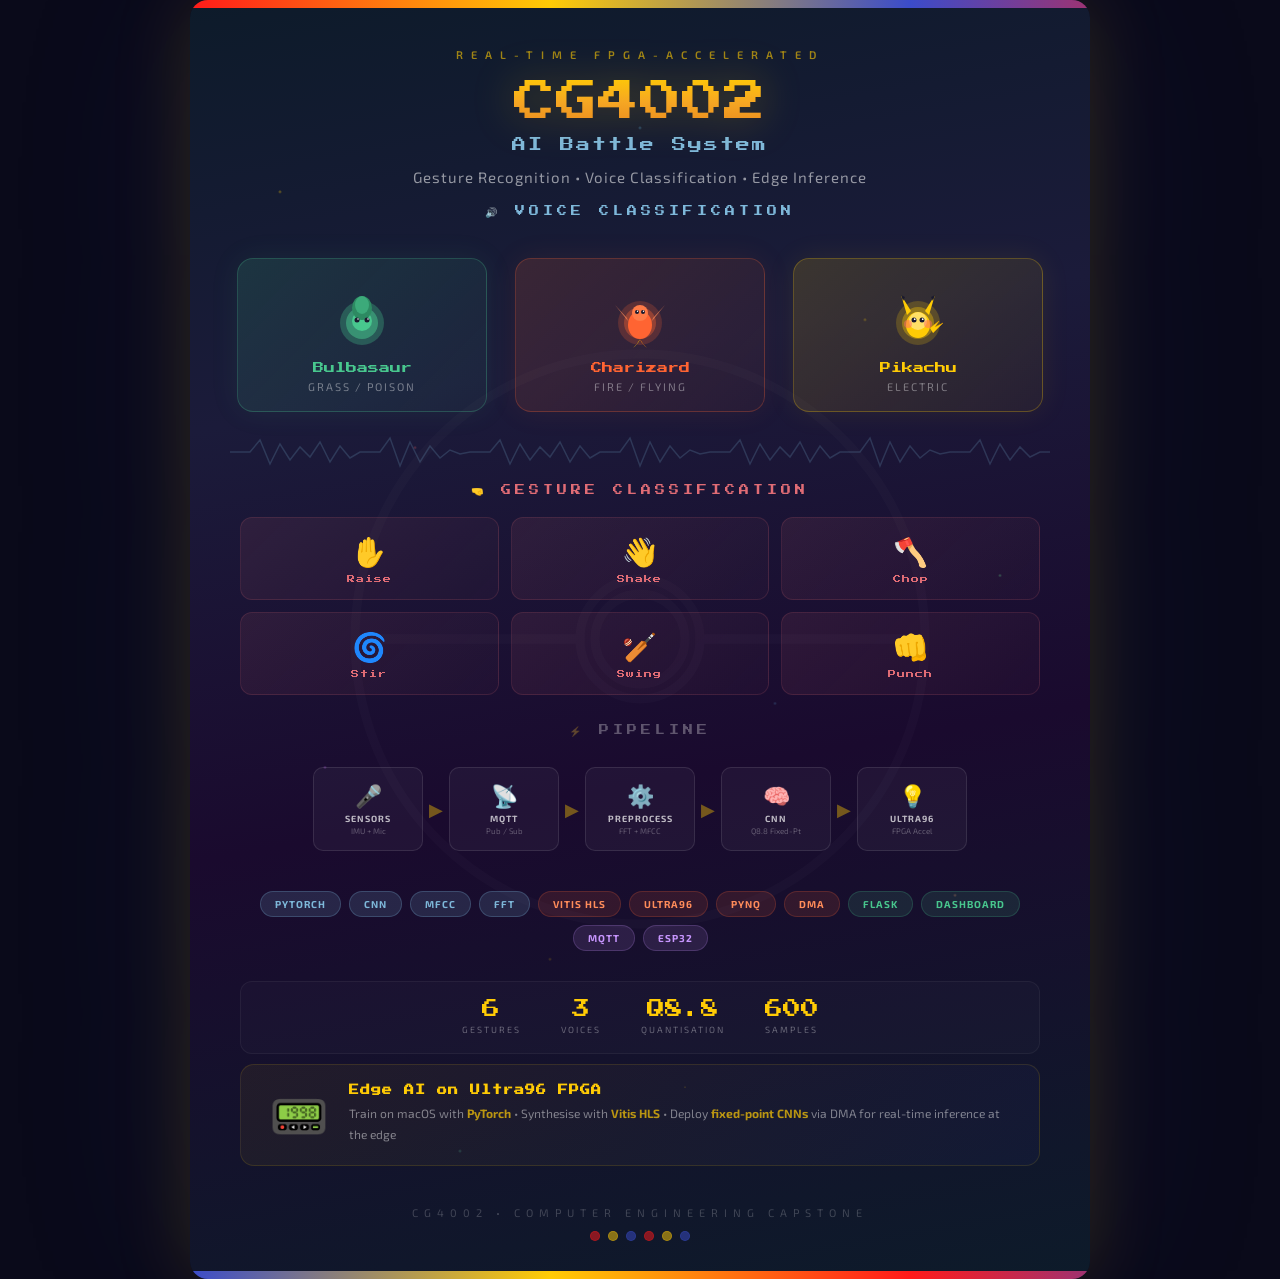
<file: poster.html>
<!DOCTYPE html>
<html lang="en">
<head>
<meta charset="UTF-8">
<meta name="viewport" content="width=device-width, initial-scale=1.0">
<title>CG4002-AI — Pokémon AI Battle System</title>
<style>
  @import url('https://fonts.googleapis.com/css2?family=Press+Start+2P&family=Exo+2:wght@400;600;700;900&display=swap');

  * { margin: 0; padding: 0; box-sizing: border-box; }

  body {
    background: #0a0a1a;
    min-height: 100vh;
    display: flex;
    align-items: center;
    justify-content: center;
    font-family: 'Exo 2', sans-serif;
    overflow: hidden;
  }

  .poster {
    width: 900px;
    min-height: 1270px;
    background: linear-gradient(170deg, #0d1b2a 0%, #1b1b3a 30%, #1a0a2e 60%, #0d1b2a 100%);
    position: relative;
    overflow: hidden;
    border-radius: 18px;
    box-shadow: 0 0 80px rgba(255, 203, 5, 0.15), 0 0 200px rgba(59, 76, 202, 0.1);
  }

  /* Animated background particles */
  .poster::before {
    content: '';
    position: absolute;
    top: 0; left: 0; right: 0; bottom: 0;
    background:
      radial-gradient(2px 2px at 10% 15%, rgba(255,203,5,0.4), transparent),
      radial-gradient(2px 2px at 25% 35%, rgba(255,100,100,0.3), transparent),
      radial-gradient(2px 2px at 50% 10%, rgba(100,200,255,0.3), transparent),
      radial-gradient(2px 2px at 75% 25%, rgba(255,203,5,0.3), transparent),
      radial-gradient(2px 2px at 90% 45%, rgba(100,255,150,0.3), transparent),
      radial-gradient(2px 2px at 15% 60%, rgba(200,100,255,0.3), transparent),
      radial-gradient(2px 2px at 40% 75%, rgba(255,203,5,0.2), transparent),
      radial-gradient(2px 2px at 65% 55%, rgba(100,200,255,0.2), transparent),
      radial-gradient(2px 2px at 85% 70%, rgba(255,150,100,0.3), transparent),
      radial-gradient(2px 2px at 30% 90%, rgba(100,255,200,0.2), transparent),
      radial-gradient(1px 1px at 55% 85%, rgba(255,203,5,0.3), transparent),
      radial-gradient(1px 1px at 20% 50%, rgba(150,150,255,0.3), transparent);
    animation: twinkle 4s ease-in-out infinite alternate;
    z-index: 0;
  }

  @keyframes twinkle {
    0% { opacity: 0.5; }
    100% { opacity: 1; }
  }

  .poster > * { position: relative; z-index: 1; }

  /* Top pokeball stripe */
  .top-bar {
    height: 8px;
    background: linear-gradient(90deg, #ff1a1a, #ffcb05, #3b4cca, #ff1a1a, #ffcb05, #3b4cca);
    background-size: 200% 100%;
    animation: shimmer 3s linear infinite;
  }

  @keyframes shimmer {
    0% { background-position: 0% 0; }
    100% { background-position: 200% 0; }
  }

  /* Header section */
  .header {
    text-align: center;
    padding: 40px 40px 10px;
  }

  .subtitle-top {
    font-size: 11px;
    letter-spacing: 8px;
    text-transform: uppercase;
    color: rgba(255,203,5,0.6);
    margin-bottom: 14px;
    font-weight: 600;
  }

  .title {
    font-family: 'Press Start 2P', monospace;
    font-size: 42px;
    background: linear-gradient(180deg, #ffcb05 0%, #f5a623 50%, #e8871e 100%);
    -webkit-background-clip: text;
    -webkit-text-fill-color: transparent;
    text-shadow: none;
    filter: drop-shadow(0 0 20px rgba(255,203,5,0.3));
    line-height: 1.3;
    margin-bottom: 6px;
  }

  .title-sub {
    font-family: 'Press Start 2P', monospace;
    font-size: 14px;
    color: #7eb8da;
    letter-spacing: 2px;
    margin-top: 8px;
  }

  .tagline {
    font-size: 15px;
    color: rgba(255,255,255,0.55);
    margin-top: 16px;
    font-weight: 400;
    letter-spacing: 1px;
  }

  /* Pokemon showcase */
  .pokemon-section {
    display: flex;
    justify-content: center;
    gap: 28px;
    padding: 30px 40px 20px;
  }

  .pokemon-card {
    flex: 1;
    max-width: 250px;
    border-radius: 16px;
    padding: 24px 16px 18px;
    text-align: center;
    position: relative;
    overflow: hidden;
    transition: transform 0.3s;
  }

  .pokemon-card:hover { transform: translateY(-4px); }

  .pokemon-card.bulbasaur {
    background: linear-gradient(135deg, rgba(72,199,142,0.15), rgba(72,199,142,0.05));
    border: 1px solid rgba(72,199,142,0.25);
    box-shadow: 0 0 30px rgba(72,199,142,0.08);
  }
  .pokemon-card.charizard {
    background: linear-gradient(135deg, rgba(255,100,50,0.15), rgba(255,100,50,0.05));
    border: 1px solid rgba(255,100,50,0.25);
    box-shadow: 0 0 30px rgba(255,100,50,0.08);
  }
  .pokemon-card.pikachu {
    background: linear-gradient(135deg, rgba(255,203,5,0.15), rgba(255,203,5,0.05));
    border: 1px solid rgba(255,203,5,0.25);
    box-shadow: 0 0 30px rgba(255,203,5,0.08);
  }

  .pokemon-emoji {
    font-size: 64px;
    margin-bottom: 10px;
    display: block;
  }

  .pokemon-name {
    font-family: 'Press Start 2P', monospace;
    font-size: 11px;
    margin-bottom: 6px;
  }
  .bulbasaur .pokemon-name { color: #48c78e; }
  .charizard .pokemon-name { color: #ff6432; }
  .pikachu .pokemon-name { color: #ffcb05; }

  .pokemon-type {
    font-size: 11px;
    color: rgba(255,255,255,0.4);
    letter-spacing: 2px;
    text-transform: uppercase;
  }

  /* Voice waveform SVG */
  .wave-divider {
    padding: 0 40px;
    text-align: center;
  }

  .wave-divider svg {
    width: 100%;
    height: 40px;
    opacity: 0.5;
  }

  /* Section label */
  .section-label {
    font-family: 'Press Start 2P', monospace;
    font-size: 10px;
    letter-spacing: 4px;
    text-transform: uppercase;
    text-align: center;
    padding: 10px 0;
  }

  .section-label.voice { color: #7eb8da; }
  .section-label.gesture { color: #e06c75; }

  /* Gesture grid */
  .gesture-section {
    padding: 10px 50px 20px;
  }

  .gesture-grid {
    display: grid;
    grid-template-columns: repeat(3, 1fr);
    gap: 12px;
  }

  .gesture-item {
    background: linear-gradient(135deg, rgba(224,108,117,0.1), rgba(224,108,117,0.03));
    border: 1px solid rgba(224,108,117,0.15);
    border-radius: 12px;
    padding: 16px 10px;
    text-align: center;
    transition: all 0.3s;
  }

  .gesture-item:hover {
    border-color: rgba(224,108,117,0.4);
    box-shadow: 0 0 20px rgba(224,108,117,0.1);
  }

  .gesture-icon {
    font-size: 28px;
    margin-bottom: 6px;
  }

  .gesture-name {
    font-family: 'Press Start 2P', monospace;
    font-size: 8px;
    color: #e06c75;
    letter-spacing: 1px;
  }

  /* Architecture section */
  .arch-section {
    padding: 20px 50px;
  }

  .arch-flow {
    display: flex;
    align-items: center;
    justify-content: center;
    gap: 6px;
    flex-wrap: wrap;
  }

  .arch-node {
    background: rgba(255,255,255,0.04);
    border: 1px solid rgba(255,255,255,0.1);
    border-radius: 10px;
    padding: 14px 16px;
    text-align: center;
    min-width: 110px;
    transition: all 0.3s;
  }

  .arch-node:hover {
    border-color: rgba(255,203,5,0.3);
    box-shadow: 0 0 15px rgba(255,203,5,0.05);
  }

  .arch-node .icon { font-size: 22px; margin-bottom: 4px; }
  .arch-node .label {
    font-size: 9px;
    font-weight: 700;
    color: rgba(255,255,255,0.7);
    letter-spacing: 1px;
    text-transform: uppercase;
  }
  .arch-node .sublabel {
    font-size: 8px;
    color: rgba(255,255,255,0.3);
    margin-top: 2px;
  }

  .arch-arrow {
    font-size: 18px;
    color: rgba(255,203,5,0.4);
  }

  /* Tech badges */
  .tech-section {
    padding: 20px 50px;
    display: flex;
    flex-wrap: wrap;
    justify-content: center;
    gap: 8px;
  }

  .tech-badge {
    padding: 6px 14px;
    border-radius: 20px;
    font-size: 10px;
    font-weight: 700;
    letter-spacing: 1px;
    text-transform: uppercase;
  }

  .tech-badge.ml { background: rgba(126,184,218,0.15); color: #7eb8da; border: 1px solid rgba(126,184,218,0.25); }
  .tech-badge.hw { background: rgba(255,100,50,0.12); color: #ff8c5a; border: 1px solid rgba(255,100,50,0.2); }
  .tech-badge.web { background: rgba(72,199,142,0.12); color: #48c78e; border: 1px solid rgba(72,199,142,0.2); }
  .tech-badge.com { background: rgba(200,150,255,0.12); color: #c896ff; border: 1px solid rgba(200,150,255,0.2); }

  /* Stats bar */
  .stats-bar {
    display: flex;
    justify-content: center;
    gap: 40px;
    padding: 18px 50px;
    margin: 10px 50px;
    background: rgba(255,255,255,0.02);
    border-radius: 12px;
    border: 1px solid rgba(255,255,255,0.05);
  }

  .stat {
    text-align: center;
  }

  .stat-value {
    font-family: 'Press Start 2P', monospace;
    font-size: 18px;
    color: #ffcb05;
  }

  .stat-label {
    font-size: 9px;
    color: rgba(255,255,255,0.35);
    letter-spacing: 2px;
    text-transform: uppercase;
    margin-top: 6px;
  }

  /* FPGA highlight box */
  .fpga-box {
    margin: 10px 50px 20px;
    padding: 20px 28px;
    border-radius: 14px;
    background: linear-gradient(135deg, rgba(255,203,5,0.06), rgba(59,76,202,0.06));
    border: 1px solid rgba(255,203,5,0.12);
    display: flex;
    align-items: center;
    gap: 20px;
  }

  .fpga-box .chip-icon {
    font-size: 48px;
    flex-shrink: 0;
  }

  .fpga-box .fpga-text h3 {
    font-family: 'Press Start 2P', monospace;
    font-size: 10px;
    color: #ffcb05;
    margin-bottom: 8px;
    letter-spacing: 1px;
  }

  .fpga-box .fpga-text p {
    font-size: 12px;
    color: rgba(255,255,255,0.45);
    line-height: 1.7;
  }

  .fpga-box .fpga-text .highlight {
    color: rgba(255,203,5,0.7);
    font-weight: 700;
  }

  /* Bottom bar */
  .bottom-section {
    text-align: center;
    padding: 20px 40px 30px;
  }

  .bottom-section .course {
    font-size: 11px;
    letter-spacing: 6px;
    text-transform: uppercase;
    color: rgba(255,255,255,0.2);
    margin-bottom: 8px;
  }

  .bottom-section .pokeball-row {
    display: flex;
    justify-content: center;
    gap: 8px;
    margin-top: 12px;
  }

  .pokeball-dot {
    width: 10px;
    height: 10px;
    border-radius: 50%;
    border: 1.5px solid rgba(255,255,255,0.15);
  }
  .pokeball-dot.red { background: rgba(255,26,26,0.5); border-color: rgba(255,26,26,0.3); }
  .pokeball-dot.yellow { background: rgba(255,203,5,0.5); border-color: rgba(255,203,5,0.3); }
  .pokeball-dot.blue { background: rgba(59,76,202,0.5); border-color: rgba(59,76,202,0.3); }

  /* Bottom stripe */
  .bottom-bar {
    height: 8px;
    background: linear-gradient(90deg, #3b4cca, #ffcb05, #ff1a1a, #3b4cca, #ffcb05, #ff1a1a);
    background-size: 200% 100%;
    animation: shimmer 3s linear infinite;
  }

  /* Pokeball watermark */
  .pokeball-watermark {
    position: absolute;
    top: 50%;
    left: 50%;
    transform: translate(-50%, -50%);
    width: 600px;
    height: 600px;
    opacity: 0.015;
    z-index: 0;
  }
</style>
</head>
<body>
<div class="poster">

  <!-- Pokeball watermark -->
  <svg class="pokeball-watermark" viewBox="0 0 200 200">
    <circle cx="100" cy="100" r="95" fill="none" stroke="white" stroke-width="3"/>
    <path d="M5,100 H80 A20,20 0 0,1 120,100 H195" stroke="white" stroke-width="3" fill="none"/>
    <path d="M5,100 H80 A20,20 0 0,0 120,100 H195" stroke="white" stroke-width="3" fill="none"/>
    <circle cx="100" cy="100" r="15" fill="none" stroke="white" stroke-width="3"/>
  </svg>

  <div class="top-bar"></div>

  <!-- Header -->
  <div class="header">
    <div class="subtitle-top">Real-Time FPGA-Accelerated</div>
    <div class="title">CG4002</div>
    <div class="title-sub">AI Battle System</div>
    <div class="tagline">Gesture Recognition &bull; Voice Classification &bull; Edge Inference</div>
  </div>

  <!-- Voice Classification — Pokemon Cards -->
  <div class="section-label voice">&#x1F50A; Voice Classification</div>
  <div class="pokemon-section">
    <div class="pokemon-card bulbasaur">
      <svg width="70" height="70" viewBox="0 0 70 70" style="margin: 0 auto 10px; display: block;">
        <circle cx="35" cy="40" r="22" fill="#48c78e" opacity="0.3"/>
        <circle cx="35" cy="40" r="16" fill="#48c78e" opacity="0.5"/>
        <circle cx="35" cy="38" r="10" fill="#48c78e"/>
        <!-- bulb -->
        <ellipse cx="35" cy="25" rx="10" ry="12" fill="#2d8a62"/>
        <ellipse cx="35" cy="22" rx="7" ry="9" fill="#3caa7a"/>
        <!-- eyes -->
        <circle cx="30" cy="37" r="2.5" fill="#1a1a2e"/>
        <circle cx="40" cy="37" r="2.5" fill="#1a1a2e"/>
        <circle cx="31" cy="36" r="0.8" fill="white"/>
        <circle cx="41" cy="36" r="0.8" fill="white"/>
      </svg>
      <div class="pokemon-name">Bulbasaur</div>
      <div class="pokemon-type">Grass / Poison</div>
    </div>
    <div class="pokemon-card charizard">
      <svg width="70" height="70" viewBox="0 0 70 70" style="margin: 0 auto 10px; display: block;">
        <circle cx="35" cy="40" r="22" fill="#ff6432" opacity="0.2"/>
        <circle cx="35" cy="40" r="16" fill="#ff6432" opacity="0.35"/>
        <!-- body -->
        <ellipse cx="35" cy="42" rx="12" ry="14" fill="#ff6432"/>
        <!-- wings -->
        <path d="M23,38 L10,22 L22,35" fill="#ff8c5a" opacity="0.7"/>
        <path d="M47,38 L60,22 L48,35" fill="#ff8c5a" opacity="0.7"/>
        <!-- head -->
        <circle cx="35" cy="30" r="8" fill="#ff7b47"/>
        <!-- flame tail -->
        <path d="M35,56 Q32,62 28,65 Q34,60 35,56" fill="#ffcb05"/>
        <path d="M35,56 Q38,62 42,65 Q36,60 35,56" fill="#ff8c00"/>
        <!-- eyes -->
        <circle cx="32" cy="29" r="2" fill="#1a1a2e"/>
        <circle cx="38" cy="29" r="2" fill="#1a1a2e"/>
        <circle cx="32.5" cy="28.3" r="0.7" fill="white"/>
        <circle cx="38.5" cy="28.3" r="0.7" fill="white"/>
      </svg>
      <div class="pokemon-name">Charizard</div>
      <div class="pokemon-type">Fire / Flying</div>
    </div>
    <div class="pokemon-card pikachu">
      <svg width="70" height="70" viewBox="0 0 70 70" style="margin: 0 auto 10px; display: block;">
        <circle cx="35" cy="40" r="22" fill="#ffcb05" opacity="0.2"/>
        <circle cx="35" cy="40" r="16" fill="#ffcb05" opacity="0.35"/>
        <!-- body -->
        <ellipse cx="35" cy="42" rx="12" ry="13" fill="#ffcb05"/>
        <!-- ears -->
        <path d="M24,32 L18,12 L28,28" fill="#ffcb05"/>
        <path d="M46,32 L52,12 L42,28" fill="#ffcb05"/>
        <path d="M18,12 L20,18 L22,14" fill="#1a1a2e"/>
        <path d="M52,12 L50,18 L48,14" fill="#1a1a2e"/>
        <!-- face -->
        <circle cx="35" cy="38" r="9" fill="#ffe066"/>
        <!-- cheeks -->
        <circle cx="25" cy="41" r="4" fill="#ff6b6b" opacity="0.5"/>
        <circle cx="45" cy="41" r="4" fill="#ff6b6b" opacity="0.5"/>
        <!-- eyes -->
        <circle cx="31" cy="37" r="2.5" fill="#1a1a2e"/>
        <circle cx="39" cy="37" r="2.5" fill="#1a1a2e"/>
        <circle cx="31.7" cy="36.2" r="0.9" fill="white"/>
        <circle cx="39.7" cy="36.2" r="0.9" fill="white"/>
        <!-- lightning tail -->
        <path d="M47,45 L56,38 L52,44 L60,40 L50,50" fill="#ffcb05" stroke="#e8a000" stroke-width="0.5"/>
      </svg>
      <div class="pokemon-name">Pikachu</div>
      <div class="pokemon-type">Electric</div>
    </div>
  </div>

  <!-- Audio waveform divider -->
  <div class="wave-divider">
    <svg viewBox="0 0 820 40">
      <g stroke="#7eb8da" stroke-width="1.5" fill="none" opacity="0.4">
        <polyline points="0,20 20,20 30,8 40,32 50,12 60,28 70,15 80,25 90,10 100,30 110,14 120,26 130,20 150,20 160,6 170,34 180,10 190,30 200,14 210,26 220,18 230,22 240,20 260,20 270,8 280,32 290,12 300,28 310,15 320,25 330,10 340,30 350,14 360,26 370,20 390,20 400,6 410,34 420,10 430,30 440,14 450,26 460,18 470,22 480,20 500,20 510,8 520,32 530,12 540,28 550,15 560,25 570,10 580,30 590,14 600,26 610,20 630,20 640,6 650,34 660,10 670,30 680,14 690,26 700,18 710,22 720,20 740,20 750,8 760,32 770,12 780,28 790,15 800,25 810,20 820,20"/>
      </g>
    </svg>
  </div>

  <!-- Gesture Classification -->
  <div class="section-label gesture">&#x1F91C; Gesture Classification</div>
  <div class="gesture-section">
    <div class="gesture-grid">
      <div class="gesture-item">
        <div class="gesture-icon">&#x270B;</div>
        <div class="gesture-name">Raise</div>
      </div>
      <div class="gesture-item">
        <div class="gesture-icon">&#x1F44B;</div>
        <div class="gesture-name">Shake</div>
      </div>
      <div class="gesture-item">
        <div class="gesture-icon">&#x1FA93;</div>
        <div class="gesture-name">Chop</div>
      </div>
      <div class="gesture-item">
        <div class="gesture-icon">&#x1F300;</div>
        <div class="gesture-name">Stir</div>
      </div>
      <div class="gesture-item">
        <div class="gesture-icon">&#x1F3CF;</div>
        <div class="gesture-name">Swing</div>
      </div>
      <div class="gesture-item">
        <div class="gesture-icon">&#x1F44A;</div>
        <div class="gesture-name">Punch</div>
      </div>
    </div>
  </div>

  <!-- Architecture pipeline -->
  <div class="section-label" style="color: rgba(255,255,255,0.3);">&#x26A1; Pipeline</div>
  <div class="arch-section">
    <div class="arch-flow">
      <div class="arch-node">
        <div class="icon">&#x1F3A4;</div>
        <div class="label">Sensors</div>
        <div class="sublabel">IMU + Mic</div>
      </div>
      <div class="arch-arrow">&#x25B6;</div>
      <div class="arch-node">
        <div class="icon">&#x1F4E1;</div>
        <div class="label">MQTT</div>
        <div class="sublabel">Pub / Sub</div>
      </div>
      <div class="arch-arrow">&#x25B6;</div>
      <div class="arch-node">
        <div class="icon">&#x2699;&#xFE0F;</div>
        <div class="label">Preprocess</div>
        <div class="sublabel">FFT + MFCC</div>
      </div>
      <div class="arch-arrow">&#x25B6;</div>
      <div class="arch-node">
        <div class="icon">&#x1F9E0;</div>
        <div class="label">CNN</div>
        <div class="sublabel">Q8.8 Fixed-Pt</div>
      </div>
      <div class="arch-arrow">&#x25B6;</div>
      <div class="arch-node">
        <div class="icon">&#x1F4A1;</div>
        <div class="label">Ultra96</div>
        <div class="sublabel">FPGA Accel</div>
      </div>
    </div>
  </div>

  <!-- Tech Badges -->
  <div class="tech-section">
    <span class="tech-badge ml">PyTorch</span>
    <span class="tech-badge ml">CNN</span>
    <span class="tech-badge ml">MFCC</span>
    <span class="tech-badge ml">FFT</span>
    <span class="tech-badge hw">Vitis HLS</span>
    <span class="tech-badge hw">Ultra96</span>
    <span class="tech-badge hw">PYNQ</span>
    <span class="tech-badge hw">DMA</span>
    <span class="tech-badge web">Flask</span>
    <span class="tech-badge web">Dashboard</span>
    <span class="tech-badge com">MQTT</span>
    <span class="tech-badge com">ESP32</span>
  </div>

  <!-- Stats -->
  <div class="stats-bar">
    <div class="stat">
      <div class="stat-value">6</div>
      <div class="stat-label">Gestures</div>
    </div>
    <div class="stat">
      <div class="stat-value">3</div>
      <div class="stat-label">Voices</div>
    </div>
    <div class="stat">
      <div class="stat-value">Q8.8</div>
      <div class="stat-label">Quantisation</div>
    </div>
    <div class="stat">
      <div class="stat-value">600</div>
      <div class="stat-label">Samples</div>
    </div>
  </div>

  <!-- FPGA highlight -->
  <div class="fpga-box">
    <div class="chip-icon">&#x1F4DF;</div>
    <div class="fpga-text">
      <h3>Edge AI on Ultra96 FPGA</h3>
      <p>
        Train on macOS with <span class="highlight">PyTorch</span> &bull;
        Synthesise with <span class="highlight">Vitis HLS</span> &bull;
        Deploy <span class="highlight">fixed-point CNNs</span> via DMA for real-time inference at the edge
      </p>
    </div>
  </div>

  <!-- Bottom -->
  <div class="bottom-section">
    <div class="course">CG4002 &bull; Computer Engineering Capstone</div>
    <div class="pokeball-row">
      <div class="pokeball-dot red"></div>
      <div class="pokeball-dot yellow"></div>
      <div class="pokeball-dot blue"></div>
      <div class="pokeball-dot red"></div>
      <div class="pokeball-dot yellow"></div>
      <div class="pokeball-dot blue"></div>
    </div>
  </div>

  <div class="bottom-bar"></div>
</div>
</body>
</html>
</file>
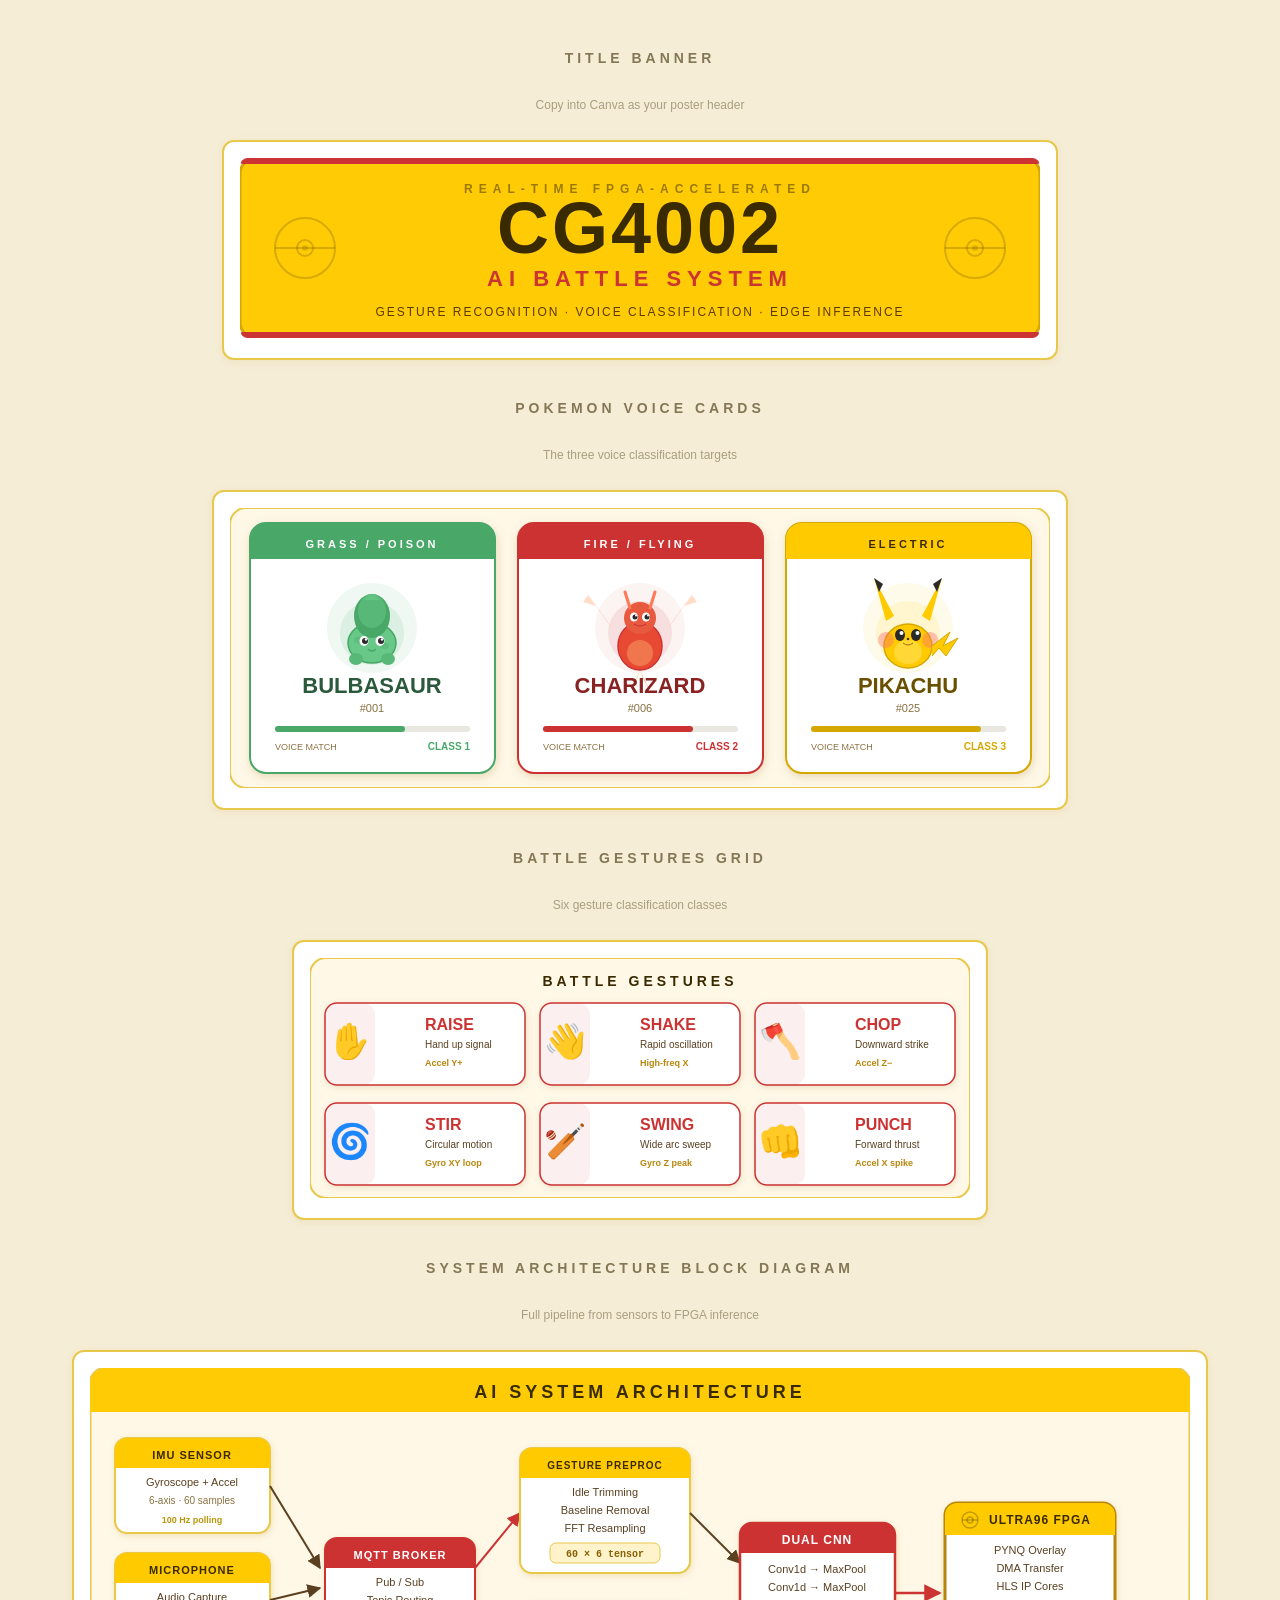
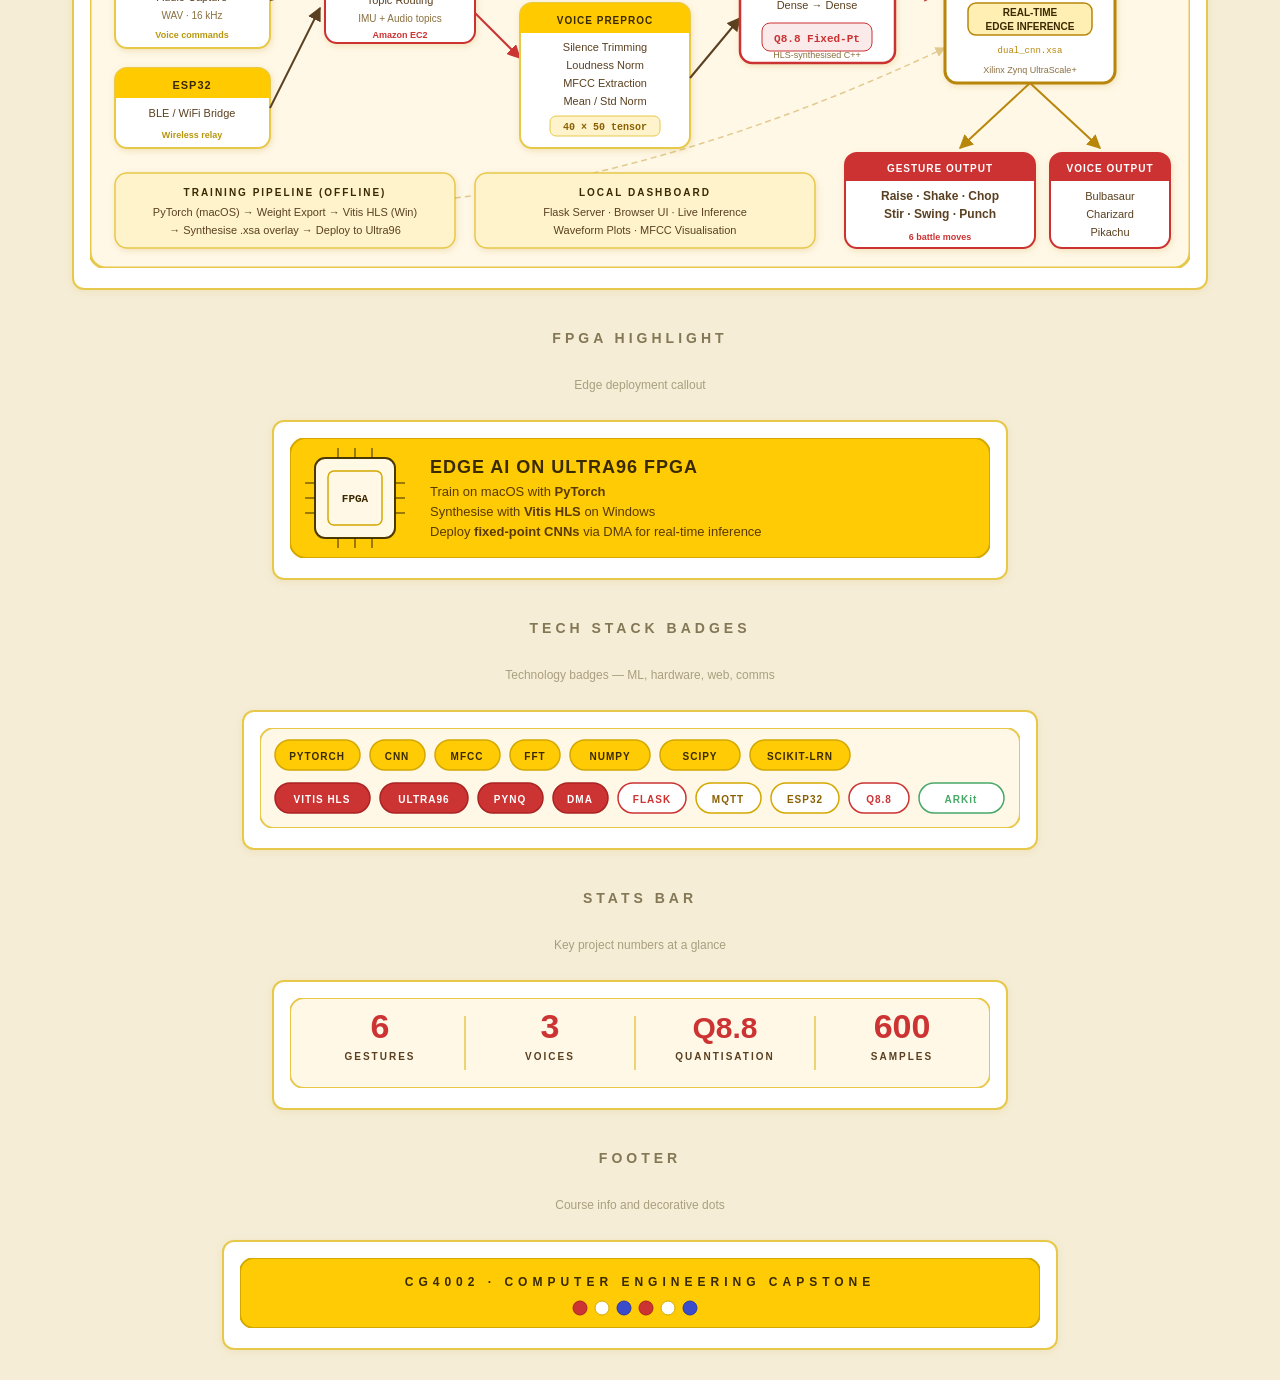
<file: poster-assets/preview.html>
<!DOCTYPE html>
<html lang="en">
<head>
<meta charset="UTF-8">
<title>CG4002-AI Poster — Canva Asset Preview</title>
<style>
  body {
    background: #f5edd6;
    color: #3a2a00;
    font-family: 'Segoe UI', Arial, sans-serif;
    margin: 0;
    padding: 30px;
    display: flex;
    flex-direction: column;
    align-items: center;
    gap: 20px;
  }
  h1 { font-size: 14px; letter-spacing: 4px; text-transform: uppercase; opacity: 0.6; margin: 20px 0 0; }
  .hint { font-size: 12px; opacity: 0.4; margin-bottom: 8px; }
  img, object { max-width: 100%; border-radius: 8px; }
  .asset { background: white; border: 2px solid #e8c84a; border-radius: 12px; padding: 16px; width: fit-content; box-shadow: 0 2px 8px rgba(180,140,0,0.1); }
</style>
</head>
<body>
  <h1>Title Banner</h1>
  <p class="hint">Copy into Canva as your poster header</p>
  <div class="asset"><img src="title-banner.svg" alt="Title Banner"/></div>

  <h1>Pokemon Voice Cards</h1>
  <p class="hint">The three voice classification targets</p>
  <div class="asset"><img src="pokemon-cards.svg" alt="Pokemon Cards"/></div>

  <h1>Battle Gestures Grid</h1>
  <p class="hint">Six gesture classification classes</p>
  <div class="asset"><img src="gesture-grid.svg" alt="Gesture Grid"/></div>

  <h1>System Architecture Block Diagram</h1>
  <p class="hint">Full pipeline from sensors to FPGA inference</p>
  <div class="asset"><img src="block-diagram.svg" alt="Block Diagram"/></div>

  <h1>FPGA Highlight</h1>
  <p class="hint">Edge deployment callout</p>
  <div class="asset"><img src="fpga-highlight.svg" alt="FPGA Highlight"/></div>

  <h1>Tech Stack Badges</h1>
  <p class="hint">Technology badges — ML, hardware, web, comms</p>
  <div class="asset"><img src="tech-badges.svg" alt="Tech Badges"/></div>

  <h1>Stats Bar</h1>
  <p class="hint">Key project numbers at a glance</p>
  <div class="asset"><img src="stats-bar.svg" alt="Stats Bar"/></div>

  <h1>Footer</h1>
  <p class="hint">Course info and decorative dots</p>
  <div class="asset"><img src="footer.svg" alt="Footer"/></div>
</body>
</html>
</file>
